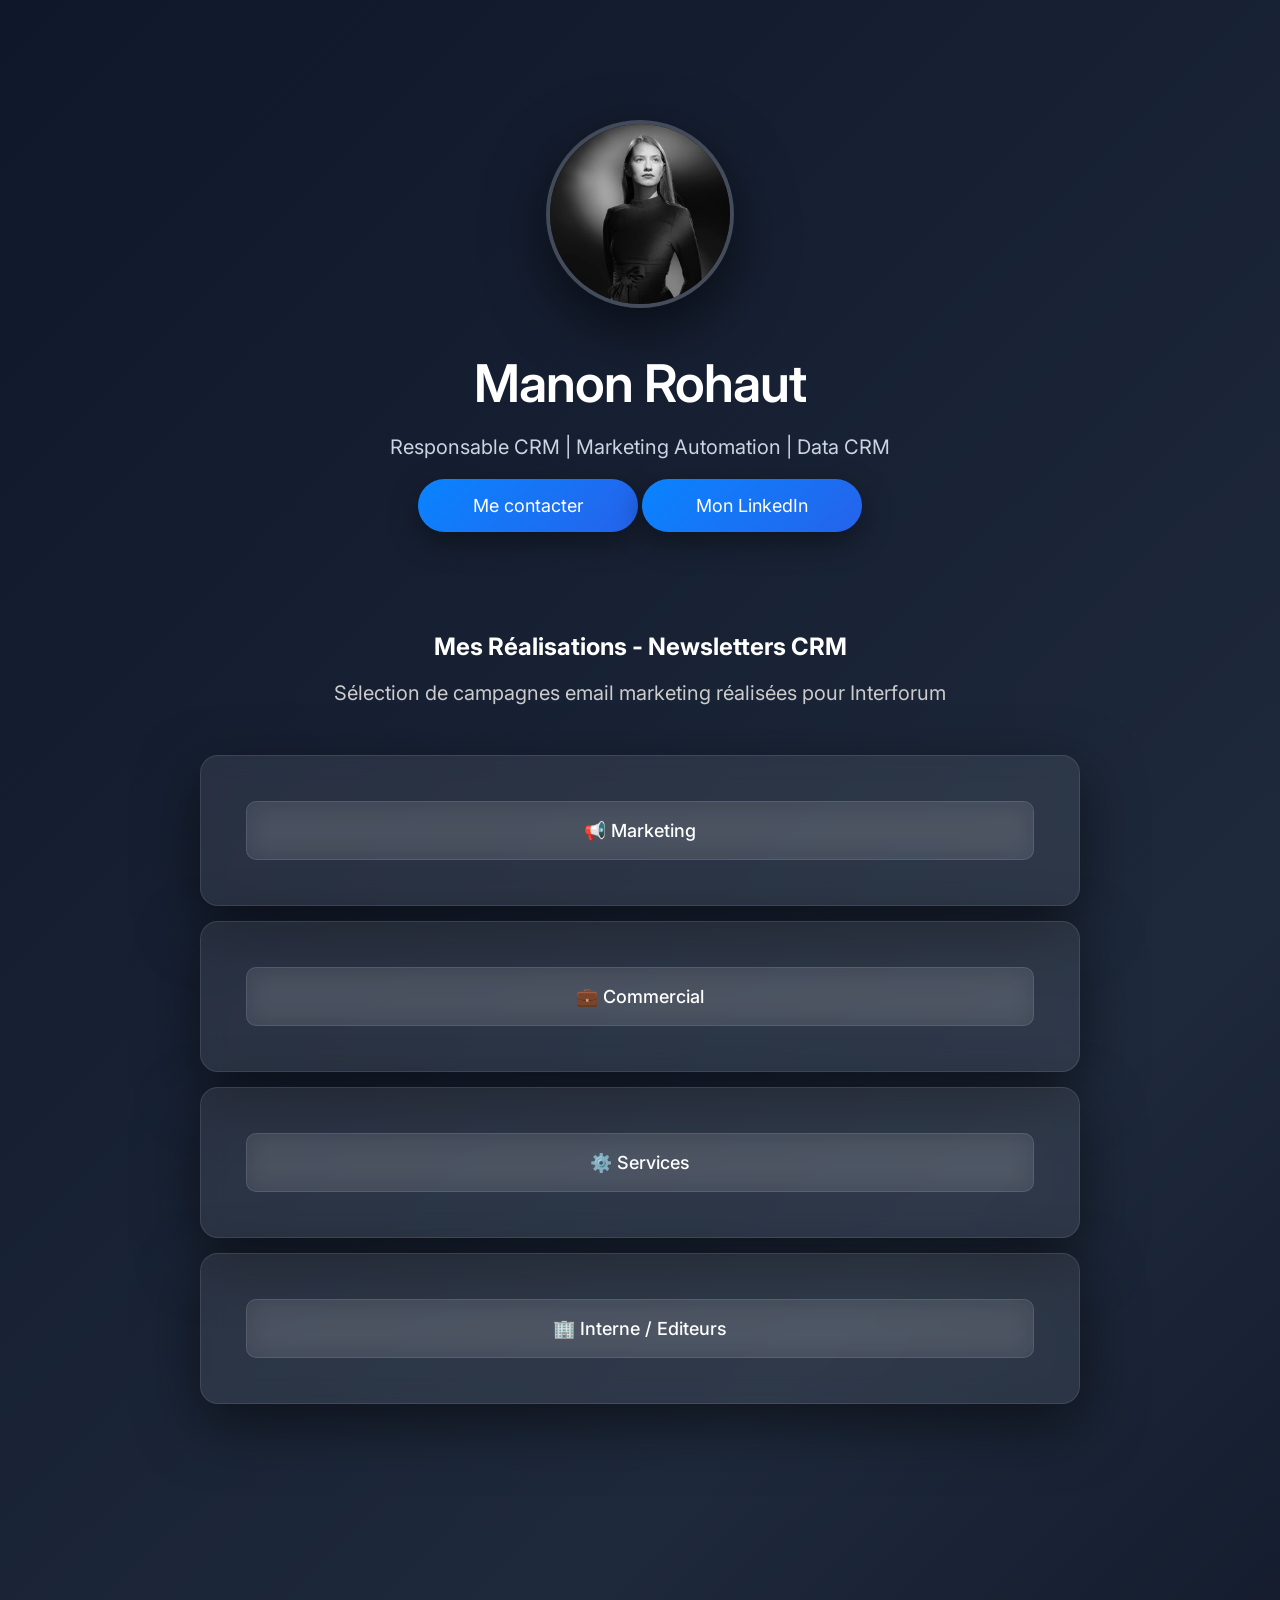
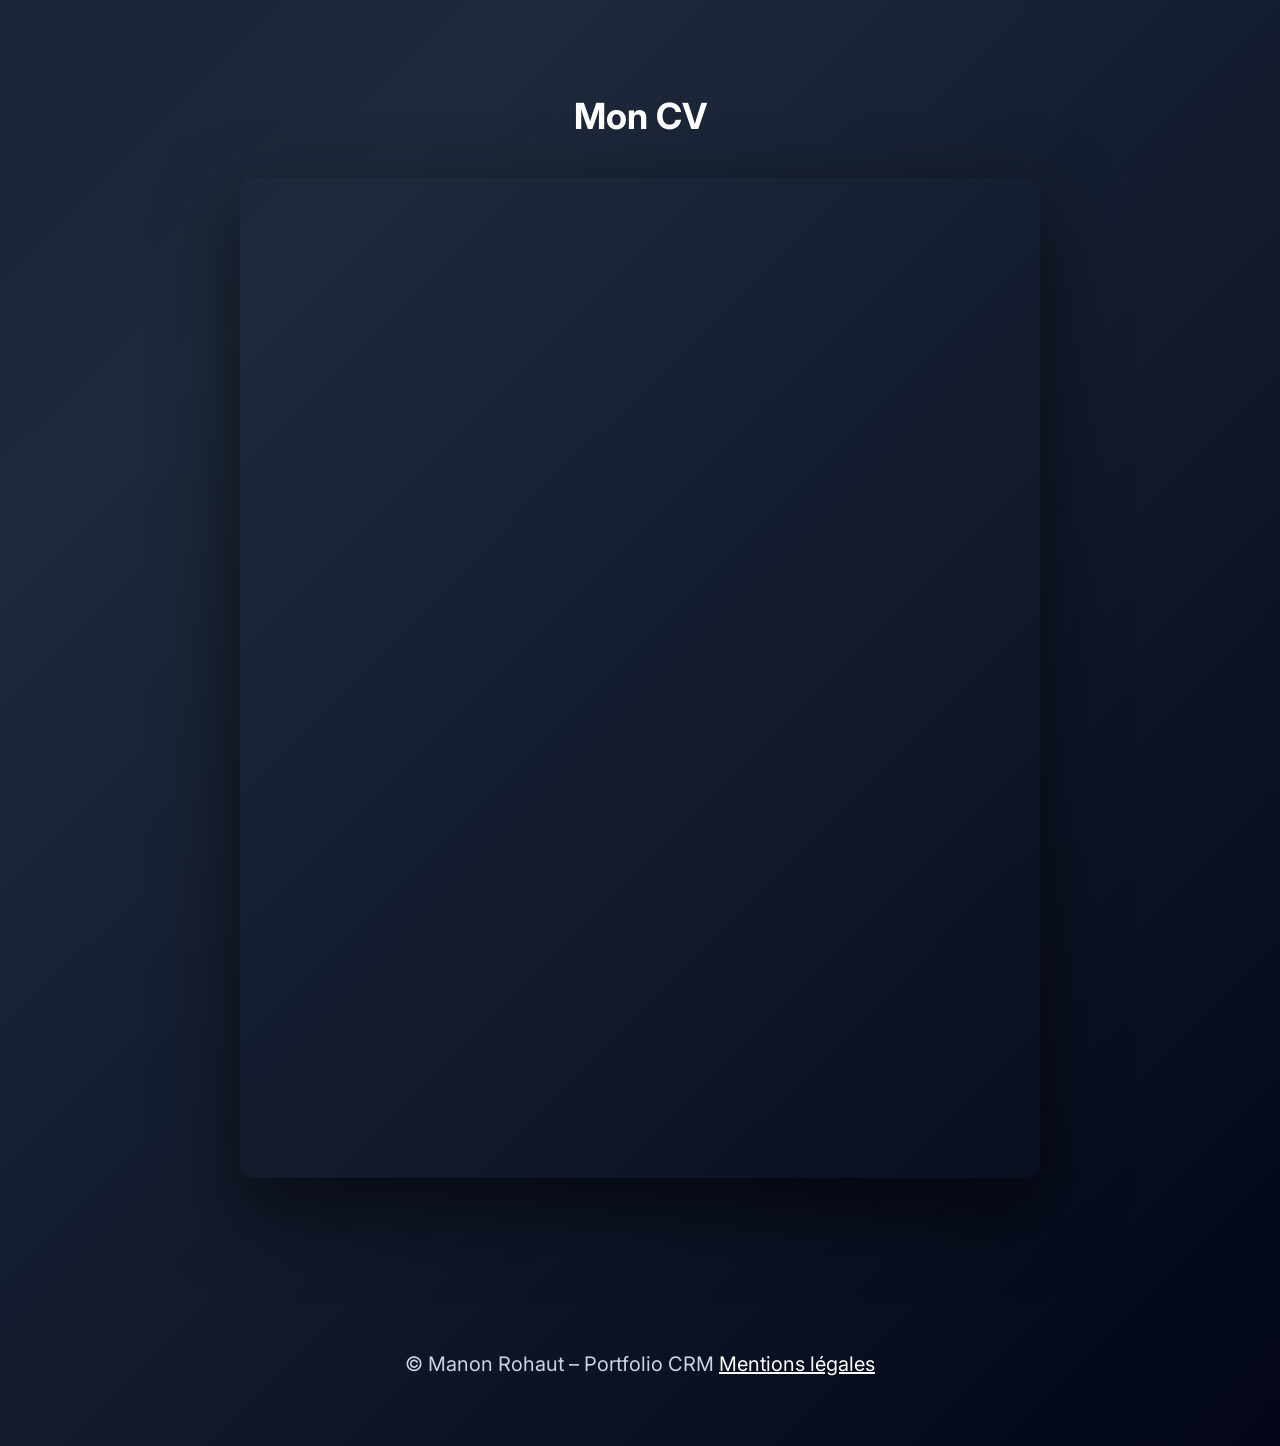
<file: index.html>
﻿<!DOCTYPE html>
<html lang="fr">
<head>
<meta charset="UTF-8">
<title>Portfolio CRM - Manon Rohaut</title>
<link rel="stylesheet" href="style.css">
<link rel="preconnect" href="https://fonts.googleapis.com">
<link href="https://fonts.googleapis.com/css2?family=Inter:wght@400;500;600&display=swap" rel="stylesheet">
</head>

<body>

<!-- HERO -->

<section class="hero">

<img src="images/photo manon portfolio.png" class="profile-photo">

<h1>Manon Rohaut</h1>
<p>Responsable CRM | Marketing Automation | Data CRM</p>

<a href="mailto:rohaut.manon@gmail.com" class="contact-button">
Me contacter
</a>

<a href="https://www.linkedin.com/in/manon-rohaut/" target="_blank" class="linkedin-button">
Mon LinkedIn
</a>
  
<section class="newsletter-section">

<h2>Mes Réalisations - Newsletters CRM</h2>

<p class="subtitle">
Sélection de campagnes email marketing réalisées pour Interforum
</p>

<div class="folder-container">

<div class="folder">

<div class="folder-title">📢 Marketing</div>

<div class="folder-content">

<a href="https://tr.news.interforum.fr/hit/B2D1/08K/gz/[base64]" target="_blank">🗯️ Nos titres au coeur de l'actu | BD/Mangas/Jeunesse 2026</a>
<a href="https://tr.news.interforum.fr/hit/B2D1/08K/gz/[base64]" target="_blank">📘 Nos titres au coeur de l'actu | Littérature 2026</a>
<a href="https://tr.news.interforum.fr/hit/B2D1/08K/gz/[base64]" target="_blank">🗯️ Au cœur de l’actu | BD/Mangas 2025</a>
<a href="https://tr.news.interforum.fr/hit/B2D1/08K/gz/[base64]" target="_blank">💥 Au cœur de l’actu | Littérature 2025</a>
<a href="https://tr.news.interforum.fr/hit/B2D1/08K/gz/[base64]" target="_blank">⚡ Inoxtag</a>
<a href="https://tr.news.interforum.fr/hit/B2D1/08K/gz/[base64]" target="_blank">🗯️ Hugo Décrypte</a>
<a href="https://tr.news.interforum.fr/hit/B2D1/08K/gz/[base64]" target="_blank">📚 Franck Thilliez</a>
<a href="https://tr.news.interforum.fr/hit/B2D1/08K/gz/[base64]" target="_blank">🖋️ Nos auteurs d'Octobre</a>
<a href="https://tr.news.interforum.fr/hit/B2D1/08K/gz/[base64]" target="_blank">🖋️ Nos auteurs de Septembre</a>
<a href="https://tr.news.interforum.fr/hit/B2D1/08K/gz/[base64]" target="_blank">🔪 Mois du Polar</a>
<a href="https://tr.news.interforum.fr/hit/B2D1/08K/gz/[base64]" target="_blank">🌞 Lectures d'été jeunesse</a>

</div>

</div>



<div class="folder">

<div class="folder-title">💼 Commercial</div>

<div class="folder-content">

<a href="https://tr.news.interforum.fr/hit/B2D1/08K/gz/[base64]" target="_blank">🧘 Rayon Pratique</a>
<a href="https://tr.news.interforum.fr/hit/B2D1/08K/gz/[base64]" target="_blank">🎈 Rayon Jeunesse</a>
<a href="https://tr.news.interforum.fr/hit/B2D1/08K/gz/[base64]" target="_blank">🕵️‍♂️ Rayon Polar</a>
<a href="https://tr.news.interforum.fr/hit/B2D1/08K/gz/[base64]" target="_blank">✨ JLMW 2026</a>
<a href="https://tr.news.interforum.fr/hit/B2D1/08K/gz/[base64]" target="_blank">🎁 Fin d'année</a>
<a href="https://tr.news.interforum.fr/hit/B2D1/08K/gz/[base64]" target="_blank">🏷️ Opération commerciale</a>
<a href="https://tr.news.interforum.fr/hit/B2D1/08K/gz/[base64]" target="_blank">🚀 Nouveautés à paraître</a>

</div>

</div>



<div class="folder">

<div class="folder-title">⚙️ Services</div>

<div class="folder-content">

<a href="https://tr.news.interforum.fr/hit/B2D1/08K/gz/[base64]" target="_blank">✅ Nouveau client #1</a>
<a href="https://tr.news.interforum.fr/hit/B2D1/08K/gz/[base64]" target="_blank">✅ Nouveau client #2</a>
<a href="https://tr.news.interforum.fr/hit/B2D1/08K/gz/[base64]" target="_blank">🖱️ Formation site BE</a>
<a href="https://tr.news.interforum.fr/hit/B2D1/08K/gz/[base64]" target="_blank">🗯️ Votre avis compte</a>

</div>

</div>



<div class="folder">

<div class="folder-title">🏢 Interne / Editeurs</div>

<div class="folder-content">

<a href="https://tr.news.interforum.fr/hit/B2D1/08K/gz/[base64]" target="_blank">Politique TVA Cultura</a>
<a href="https://tr.news.interforum.fr/hit/B2D1/08K/gz/[base64]" target="_blank">🎥 Agenda médias</a>
<a href="https://tr.news.interforum.fr/hit/B2D1/08K/gz/[base64]" target="_blank">📅 Informations forces de vente</a>
<a href="https://tr.news.interforum.fr/hit/B2D1/08K/gz/[base64]" target="_blank">📅 Dates à retenir</a>

</div>

</div>

</div>

</section>
  
</section>

<!-- CV -->

<section class="cv">

<h2>Mon CV</h2>

<iframe src="cv/CV_détaillé_Martin_LALLEMAND_12_2023_.pdf" width="800" height="1000"></iframe>

</section>


<footer>
<p>
© Manon Rohaut – Portfolio CRM  
<a href="copyright.html">Mentions légales</a>
</p>
  
</footer>

<script>

document.querySelectorAll(".folder-title").forEach(folder => {

folder.addEventListener("click", () => {

const content = folder.nextElementSibling

if(content.style.display === "flex"){
content.style.display = "none"
}
else{
content.style.display = "flex"
}

})

})

</script>

  
</body>

</html>
</file>
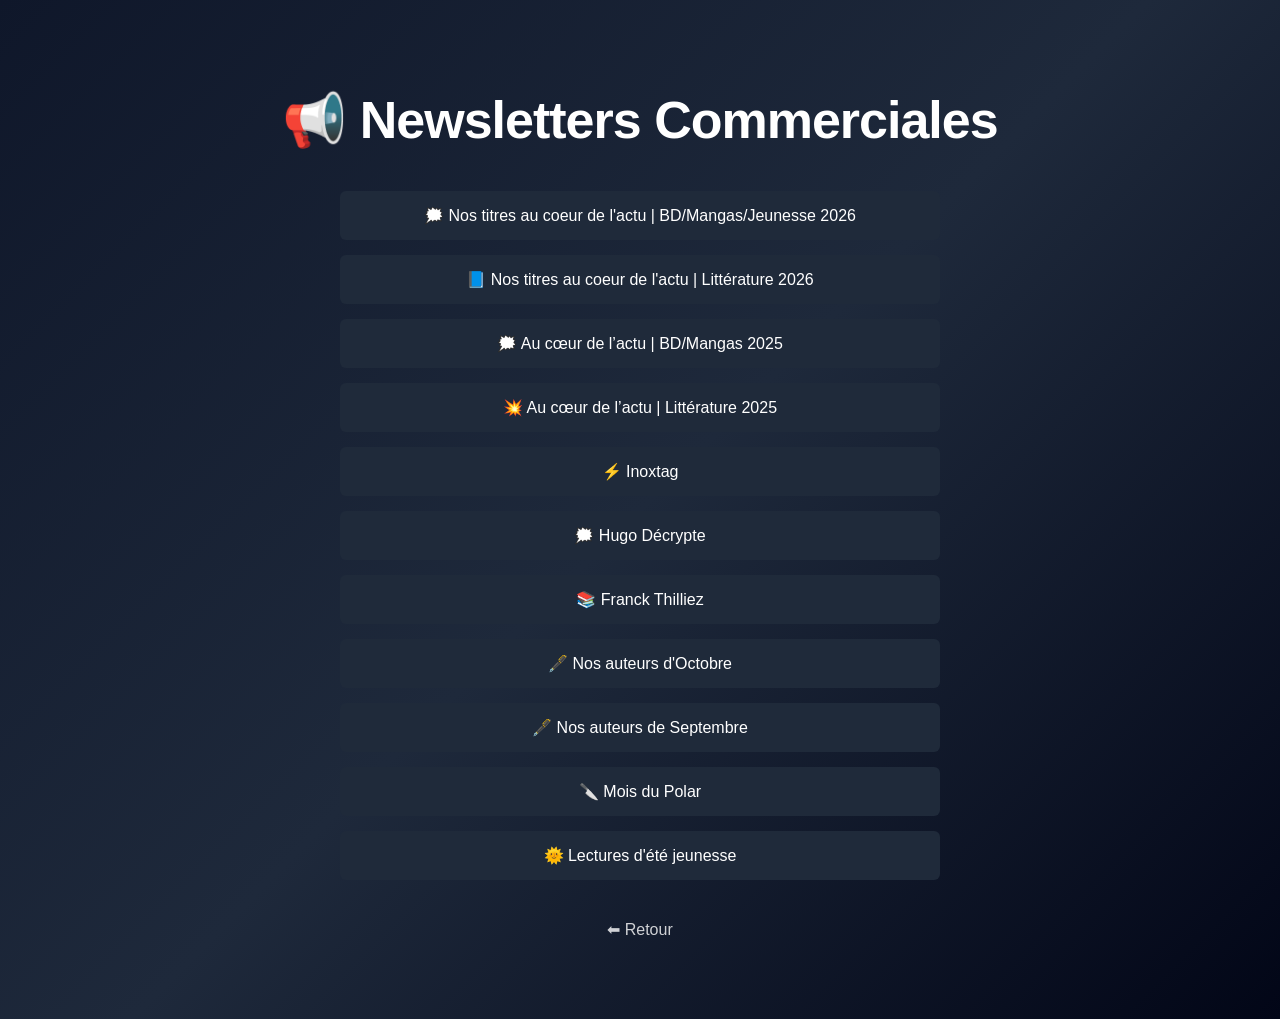
<file: commercial.html>
<!DOCTYPE html>
<html>
<head>
<meta charset="UTF-8">
<title>Newsletters Marketing</title>
<link rel="stylesheet" href="style.css">
</head>

<body>

<section class="category-page">

<h1>📢 Newsletters Commerciales</h1>

<div class="newsletter-list">

<a href="LIEN1" target="_blank">🗯️ Nos titres au coeur de l'actu | BD/Mangas/Jeunesse 2026</a>

<a href="LIEN2" target="_blank">📘 Nos titres au coeur de l'actu | Littérature 2026</a>

<a href="LIEN3" target="_blank">🗯️ Au cœur de l’actu | BD/Mangas 2025</a>

<a href="LIEN4" target="_blank">💥 Au cœur de l’actu | Littérature 2025</a>

<a href="LIEN5" target="_blank">⚡ Inoxtag</a>

<a href="LIEN6" target="_blank">🗯️ Hugo Décrypte</a>

<a href="LIEN7" target="_blank">📚 Franck Thilliez</a>

<a href="LIEN8" target="_blank">🖋️ Nos auteurs d'Octobre</a>

<a href="LIEN9" target="_blank">🖋️ Nos auteurs de Septembre</a>

<a href="LIEN10" target="_blank">🔪 Mois du Polar</a>

<a href="LIEN11" target="_blank">🌞 Lectures d'été jeunesse</a>

</div>

<a href="index.html" class="back">⬅ Retour</a>

</section>

</body>
</html>
</file>
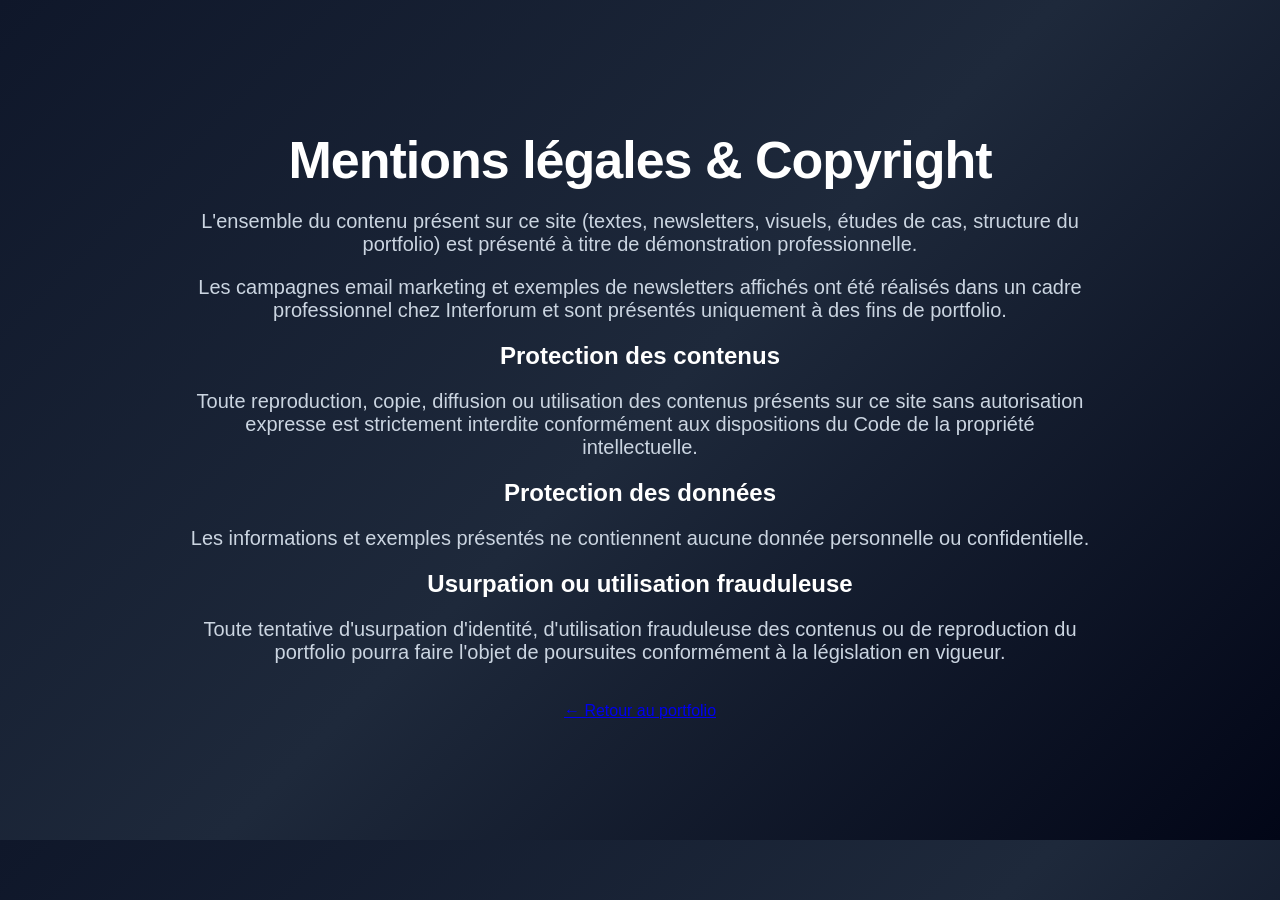
<file: copyright.html>
<!DOCTYPE html>
<html lang="fr">
<head>

<meta charset="UTF-8">
<title>Mentions légales - Manon Rohaut</title>
<link rel="stylesheet" href="style.css">

</head>

<body>

<section style="padding:120px 20px; max-width:900px; margin:auto;">

<h1>Mentions légales & Copyright</h1>

<p>
L'ensemble du contenu présent sur ce site (textes, newsletters, visuels, études de cas, structure du portfolio)
est présenté à titre de démonstration professionnelle.
</p>

<p>
Les campagnes email marketing et exemples de newsletters affichés ont été réalisés dans un cadre professionnel
chez Interforum et sont présentés uniquement à des fins de portfolio.
</p>

<h2>Protection des contenus</h2>

<p>
Toute reproduction, copie, diffusion ou utilisation des contenus présents sur ce site sans autorisation
expresse est strictement interdite conformément aux dispositions du Code de la propriété intellectuelle.
</p>

<h2>Protection des données</h2>

<p>
Les informations et exemples présentés ne contiennent aucune donnée personnelle ou confidentielle.
</p>

<h2>Usurpation ou utilisation frauduleuse</h2>

<p>
Toute tentative d'usurpation d'identité, d'utilisation frauduleuse des contenus ou de reproduction
du portfolio pourra faire l'objet de poursuites conformément à la législation en vigueur.
</p>

<br>

<a href="index.html">← Retour au portfolio</a>


</section>

</body>
</html>
</file>
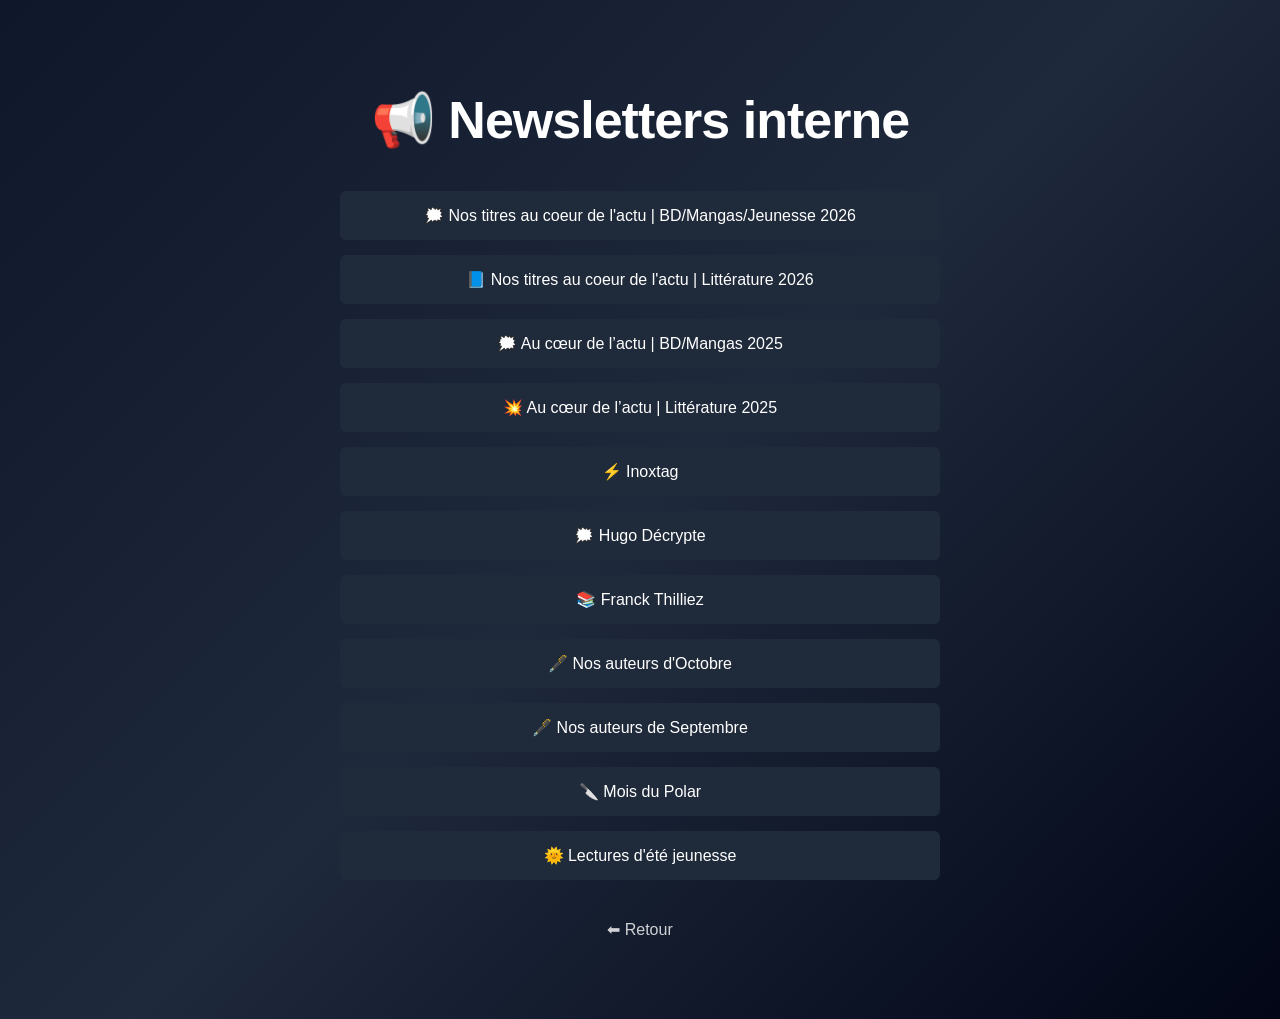
<file: interne.html>
<!DOCTYPE html>
<html>
<head>
<meta charset="UTF-8">
<title>Newsletters internes</title>
<link rel="stylesheet" href="style.css">
</head>

<body>

<section class="category-page">

<h1>📢 Newsletters interne</h1>

<div class="newsletter-list">

<a href="LIEN1" target="_blank">🗯️ Nos titres au coeur de l'actu | BD/Mangas/Jeunesse 2026</a>

<a href="LIEN2" target="_blank">📘 Nos titres au coeur de l'actu | Littérature 2026</a>

<a href="LIEN3" target="_blank">🗯️ Au cœur de l’actu | BD/Mangas 2025</a>

<a href="LIEN4" target="_blank">💥 Au cœur de l’actu | Littérature 2025</a>

<a href="LIEN5" target="_blank">⚡ Inoxtag</a>

<a href="LIEN6" target="_blank">🗯️ Hugo Décrypte</a>

<a href="LIEN7" target="_blank">📚 Franck Thilliez</a>

<a href="LIEN8" target="_blank">🖋️ Nos auteurs d'Octobre</a>

<a href="LIEN9" target="_blank">🖋️ Nos auteurs de Septembre</a>

<a href="LIEN10" target="_blank">🔪 Mois du Polar</a>

<a href="LIEN11" target="_blank">🌞 Lectures d'été jeunesse</a>

</div>

<a href="index.html" class="back">⬅ Retour</a>

</section>

</body>
</html>
</file>
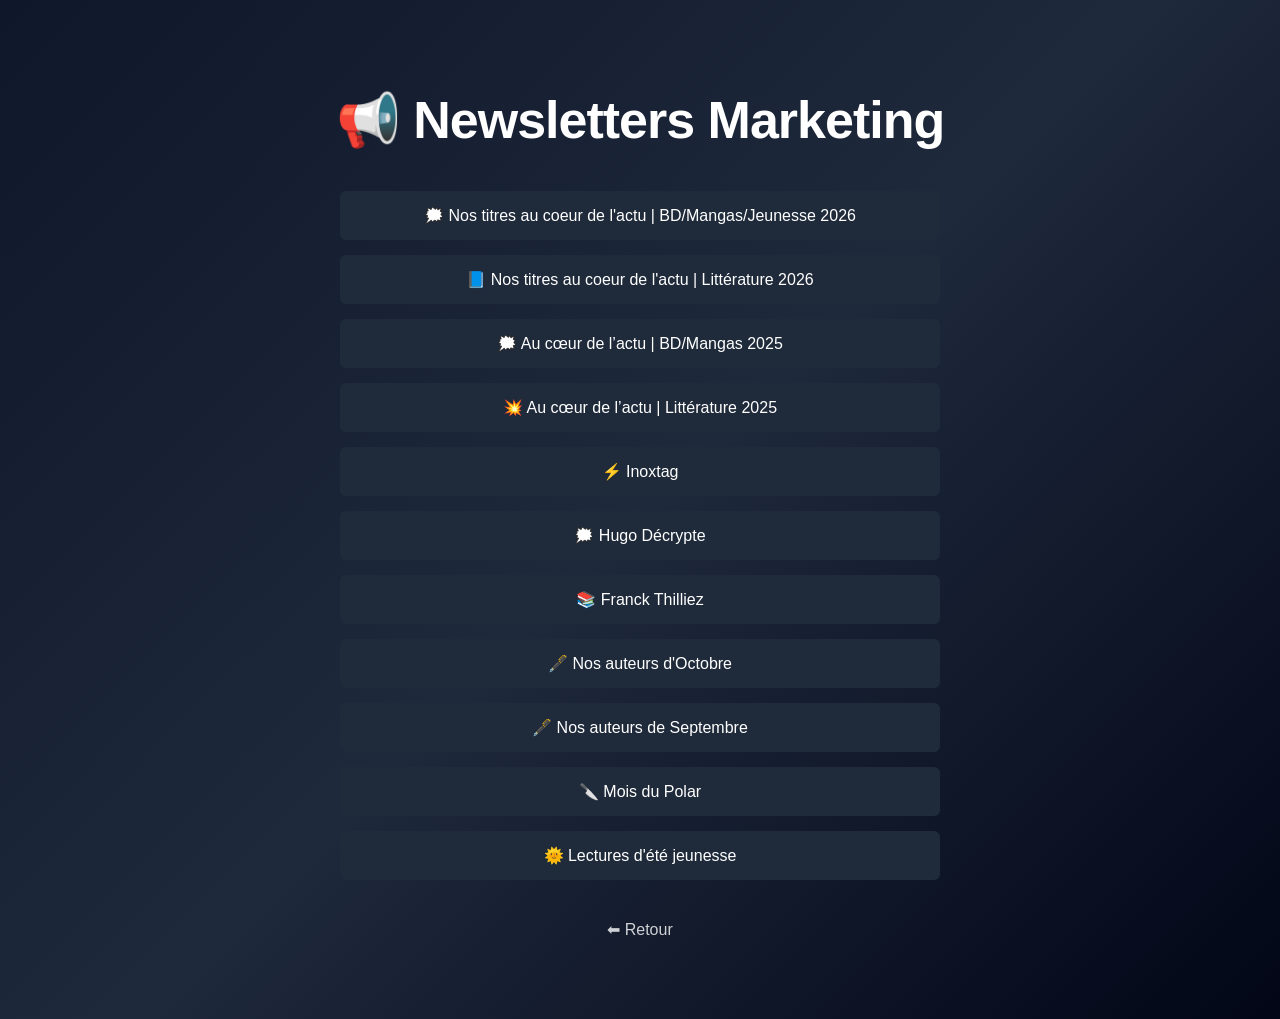
<file: marketing.html>
<!DOCTYPE html>
<html>
<head>
<meta charset="UTF-8">
<title>Newsletters Marketing</title>
<link rel="stylesheet" href="style.css">
</head>

<body>

<section class="category-page">

<h1>📢 Newsletters Marketing</h1>

<div class="newsletter-list">

<a href="https://tr.news.interforum.fr/hit/B2D1/08K/gz/[base64]" target="_blank">🗯️ Nos titres au coeur de l'actu | BD/Mangas/Jeunesse 2026</a>

<a href="LIEN2" target="_blank">📘 Nos titres au coeur de l'actu | Littérature 2026</a>

<a href="LIEN3" target="_blank">🗯️ Au cœur de l’actu | BD/Mangas 2025</a>

<a href="LIEN4" target="_blank">💥 Au cœur de l’actu | Littérature 2025</a>

<a href="LIEN5" target="_blank">⚡ Inoxtag</a>

<a href="LIEN6" target="_blank">🗯️ Hugo Décrypte</a>

<a href="LIEN7" target="_blank">📚 Franck Thilliez</a>

<a href="LIEN8" target="_blank">🖋️ Nos auteurs d'Octobre</a>

<a href="LIEN9" target="_blank">🖋️ Nos auteurs de Septembre</a>

<a href="LIEN10" target="_blank">🔪 Mois du Polar</a>

<a href="LIEN11" target="_blank">🌞 Lectures d'été jeunesse</a>

</div>

<a href="index.html" class="back">⬅ Retour</a>

</section>

</body>
</html>
</file>
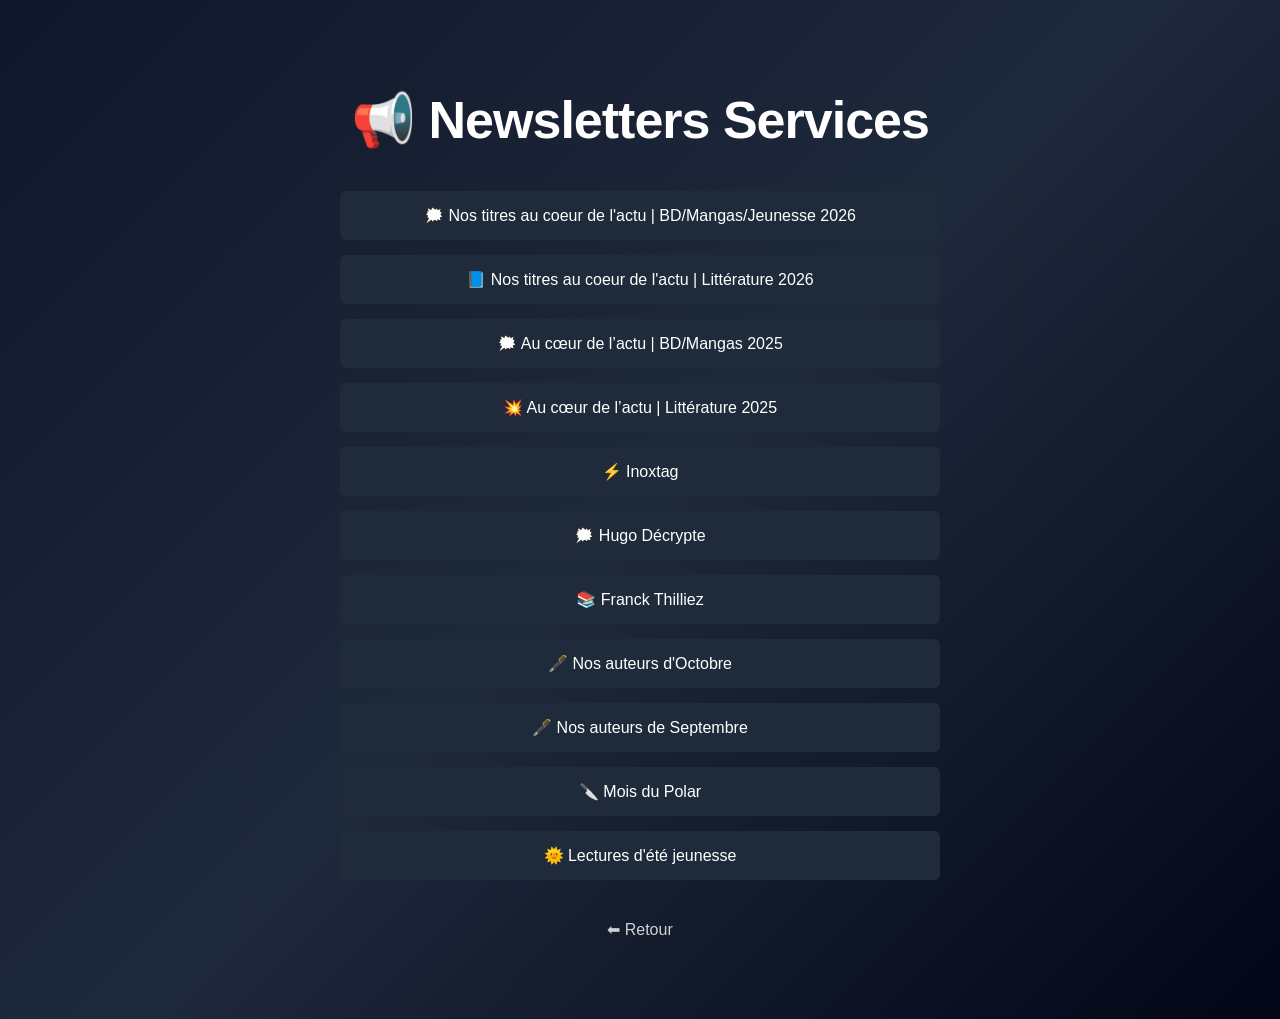
<file: services.html>
<!DOCTYPE html>
<html>
<head>
<meta charset="UTF-8">
<title>Newsletters Services</title>
<link rel="stylesheet" href="style.css">
</head>

<body>

<section class="category-page">

<h1>📢 Newsletters Services</h1>

<div class="newsletter-list">

<a href="LIEN1" target="_blank">🗯️ Nos titres au coeur de l'actu | BD/Mangas/Jeunesse 2026</a>

<a href="LIEN2" target="_blank">📘 Nos titres au coeur de l'actu | Littérature 2026</a>

<a href="LIEN3" target="_blank">🗯️ Au cœur de l’actu | BD/Mangas 2025</a>

<a href="LIEN4" target="_blank">💥 Au cœur de l’actu | Littérature 2025</a>

<a href="LIEN5" target="_blank">⚡ Inoxtag</a>

<a href="LIEN6" target="_blank">🗯️ Hugo Décrypte</a>

<a href="LIEN7" target="_blank">📚 Franck Thilliez</a>

<a href="LIEN8" target="_blank">🖋️ Nos auteurs d'Octobre</a>

<a href="LIEN9" target="_blank">🖋️ Nos auteurs de Septembre</a>

<a href="LIEN10" target="_blank">🔪 Mois du Polar</a>

<a href="LIEN11" target="_blank">🌞 Lectures d'été jeunesse</a>

</div>

<a href="index.html" class="back">⬅ Retour</a>

</section>

</body>
</html>
</file>
<file: style.css>
body{
font-family: Inter,-apple-system,BlinkMacSystemFont,"Segoe UI",Roboto,Helvetica,Arial,sans-serif;
margin:0;
background:linear-gradient(135deg,#0f172a,#1e293b,#020617);
color:white;
text-align:center;
}

/* HERO */

.hero{
padding:120px 20px 80px;
}

.profile-photo{
width:180px;
height:180px;
border-radius:50%;
object-fit:cover;
object-position:50% 15%;
margin-bottom:30px;
border:4px solid rgba(255,255,255,0.2);
box-shadow:0 20px 60px rgba(0,0,0,0.6);
}

h1{
font-size:52px;
margin:10px 0;
font-weight:600;
letter-spacing:-1px;
}

p{
font-size:20px;
color:#cbd5e1;
}

/* BOUTON CONTACT ET LINKEDIN */

.contact-button,
.linkedin-button{
display:inline-flex;
justify-content:center;
align-items:center;

width:220px;

padding:16px 0;

background:linear-gradient(135deg,#0a84ff,#2563eb);
color:white;

font-size:18px;
border-radius:30px;
text-decoration:none;

box-shadow:0 10px 30px rgba(0,0,0,0.4);
transition:all .25s ease;
}

.contact-button:hover,
.linkedin-button:hover{
transform:translateY(-3px);
box-shadow:0 20px 40px rgba(0,0,0,0.5);
}


/* SECTIONS */

section{
max-width:1100px;
margin:auto;
}

.projects{
padding:100px 20px;
}

.projects h2{
font-size:36px;
margin-bottom:60px;
}

.newsletter-section{
padding:80px 10%;
text-align:center;
}

.subtitle{
margin-bottom:50px;
color:#ccc;
}


.category-page{
padding:80px 10%;
text-align:center;
}

.newsletter-list{
margin-top:40px;
display:flex;
flex-direction:column;
gap:15px;
max-width:600px;
margin-left:auto;
margin-right:auto;
}

.newsletter-list a{
background:#1f2a3a;
padding:15px;
border-radius:6px;
text-decoration:none;
color:white;
transition:0.25s;
}

.newsletter-list a:hover{
background:#2d3f58;
transform:translateX(5px);
}

.back{
display:inline-block;
margin-top:40px;
text-decoration:none;
color:white;
opacity:0.8;
}


/* DOSSIERS */

.folder-container{
display:grid;
grid-template-columns:repeat(auto-fit,minmax(220px,1fr));
gap:35px;
}

.folder{
background:rgba(255,255,255,0.08);
backdrop-filter:blur(12px);
padding:45px;
border-radius:18px;
text-decoration:none;
color:white;
font-size:20px;
font-weight:500;
border:1px solid rgba(255,255,255,0.1);
box-shadow:0 20px 60px rgba(0,0,0,0.5);
transition:all .25s ease;
}

.folder:hover{
transform:translateY(-6px) scale(1.03);
background:rgba(255,255,255,0.15);
}

/* CV */

.cv{
padding:100px 20px;
}

.cv h2{
font-size:36px;
margin-bottom:40px;
}

iframe{
border:none;
border-radius:14px;
box-shadow:0 30px 80px rgba(0,0,0,0.6);
}

/* FOOTER */

footer{
padding:50px;
font-size:14px;
color:#94a3b8;
}

/* DOSSIERS NEWSLETTERS OUVRABLES */

.folder-container{
max-width:900px;
margin:auto;
display:flex;
flex-direction:column;
gap:15px;
}

.folder-title{
background:rgba(255,255,255,0.08);
backdrop-filter:blur(12px);
padding:18px 22px;
border-radius:10px;
cursor:pointer;
font-size:18px;
font-weight:500;
border:1px solid rgba(255,255,255,0.1);
transition:all .2s ease;
}

.folder-title:hover{
background:rgba(255,255,255,0.15);
}

.folder-content{
display:none;
flex-direction:column;
margin-top:8px;
background:rgba(255,255,255,0.04);
border-radius:10px;
overflow:hidden;
border:1px solid rgba(255,255,255,0.08);
}

.folder-content a{
padding:14px 18px;
text-decoration:none;
color:#e2e8f0;
border-top:1px solid rgba(255,255,255,0.05);
transition:all .2s ease;
}

.folder-content a:hover{
background:rgba(255,255,255,0.08);
padding-left:22px;
}


/* FOOTER */

footer a{
color:white;
text-decoration:underline;
}

footer a:hover{
opacity:0.8;
}
</file>
